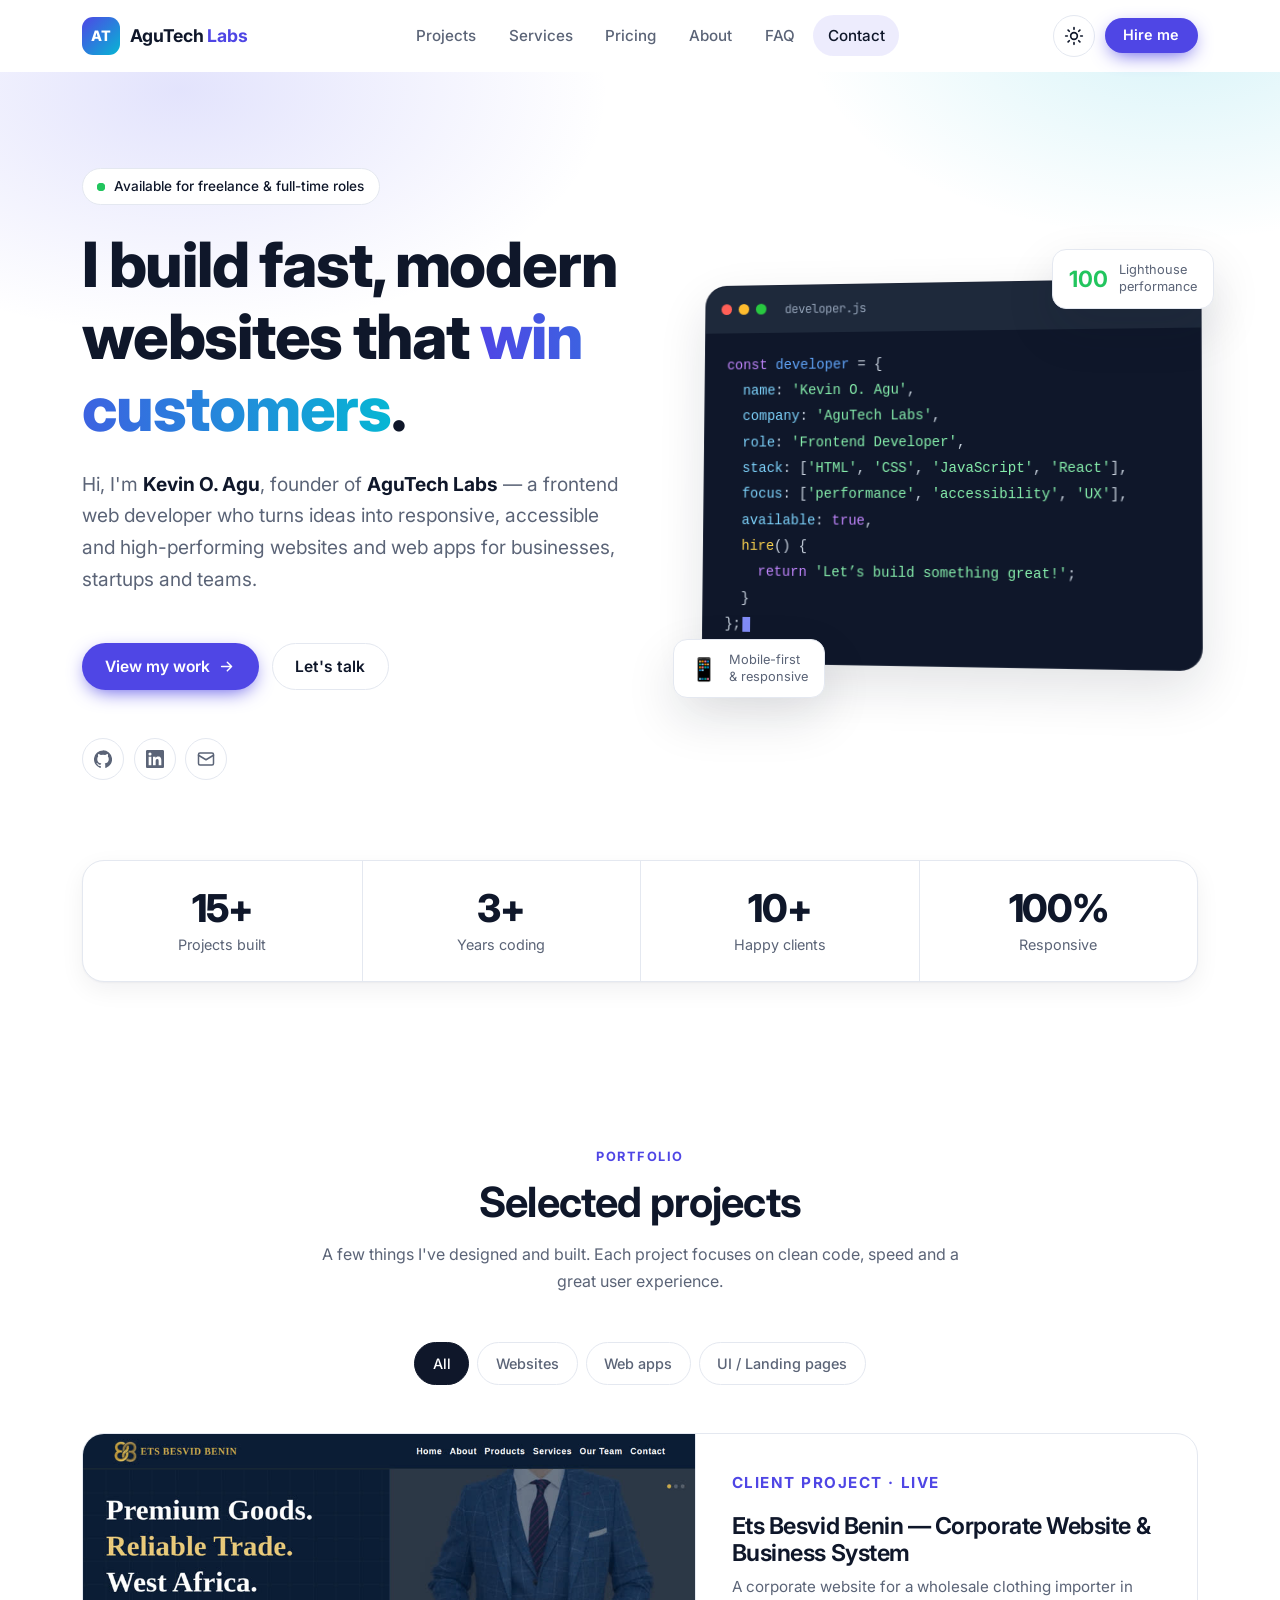
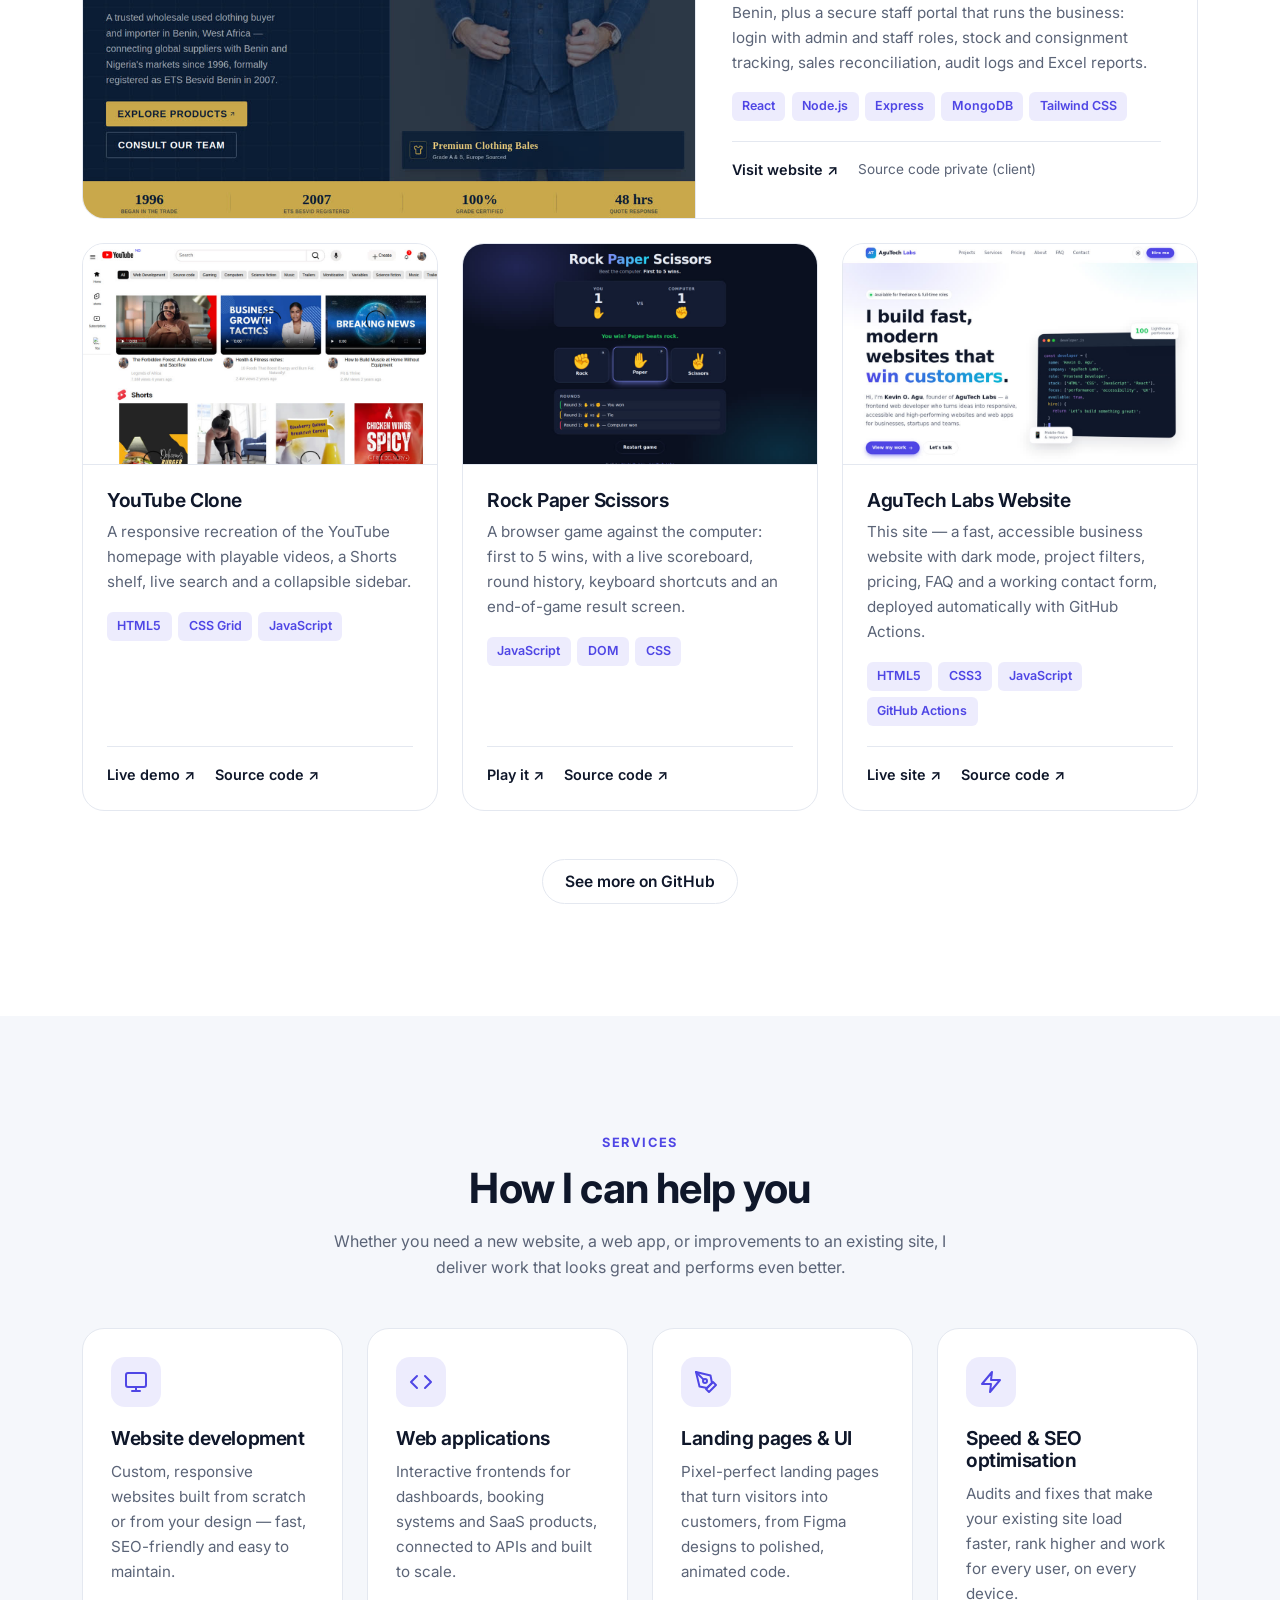
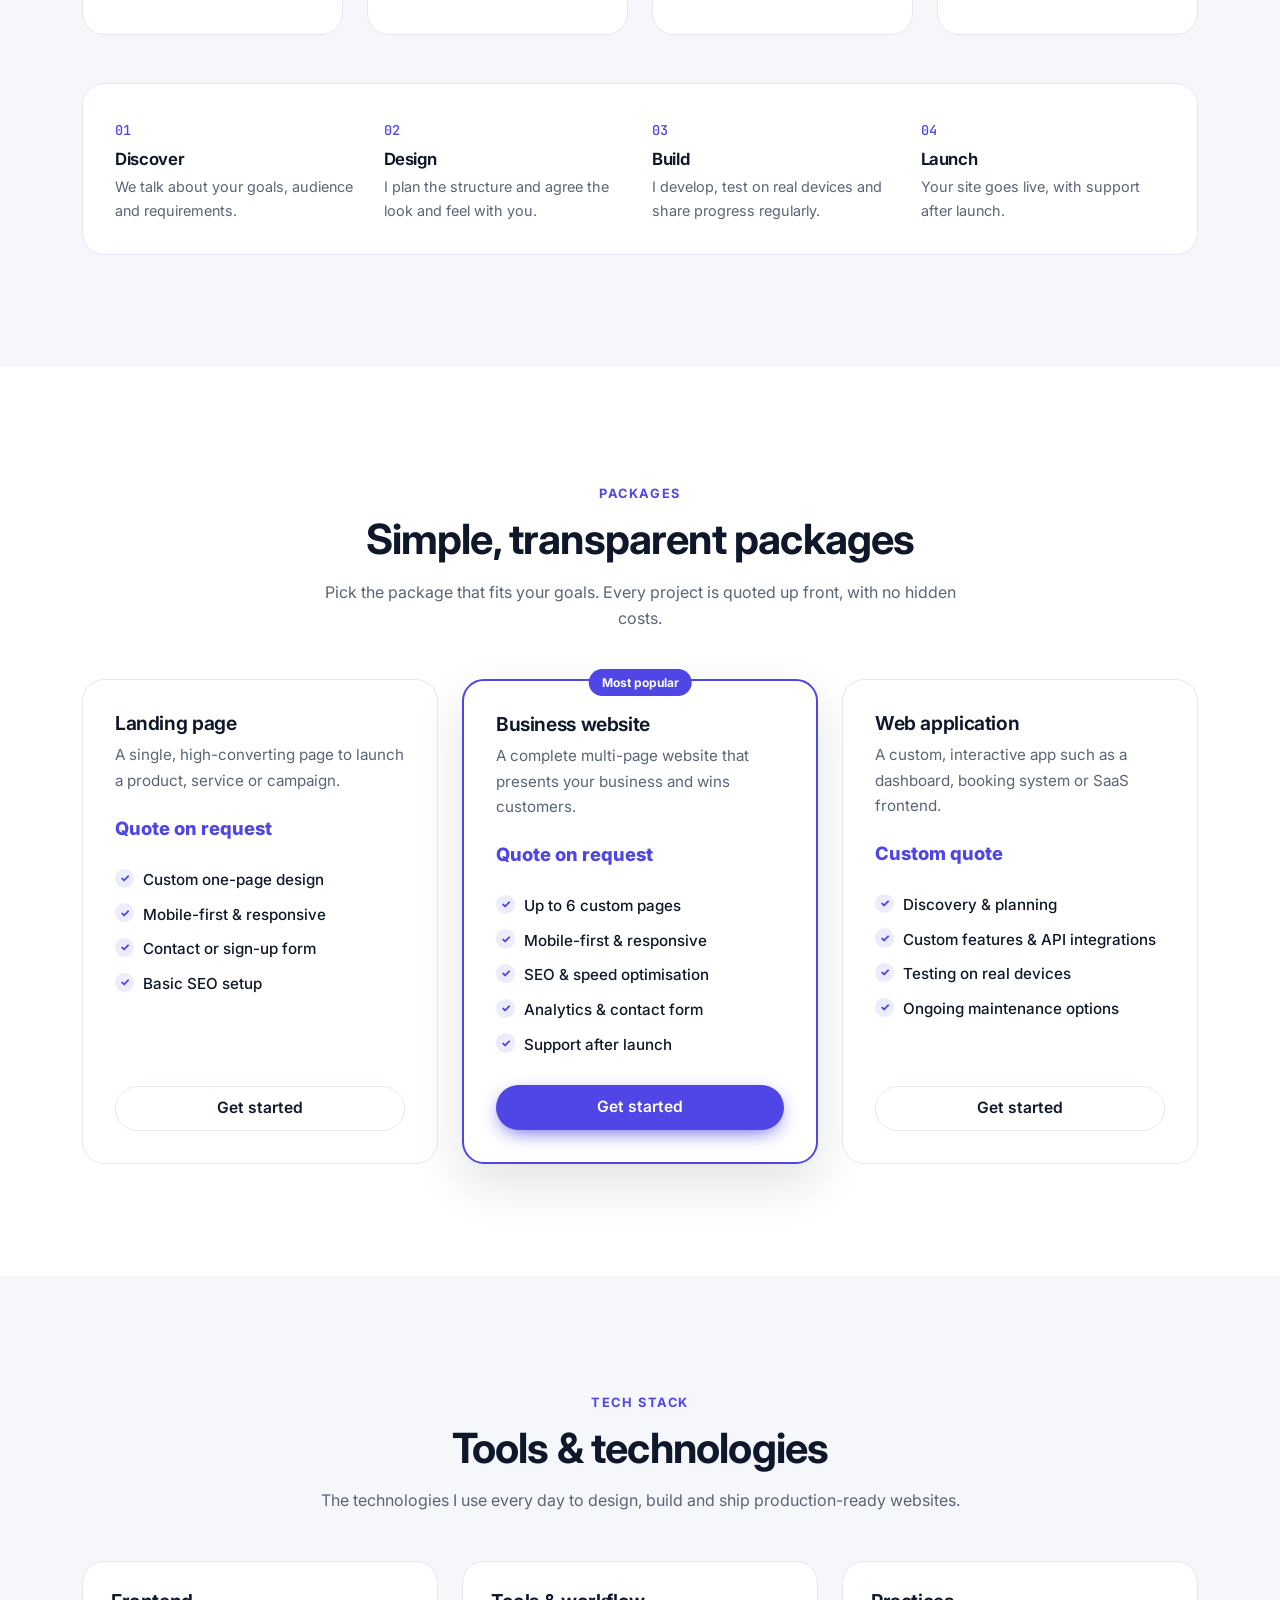
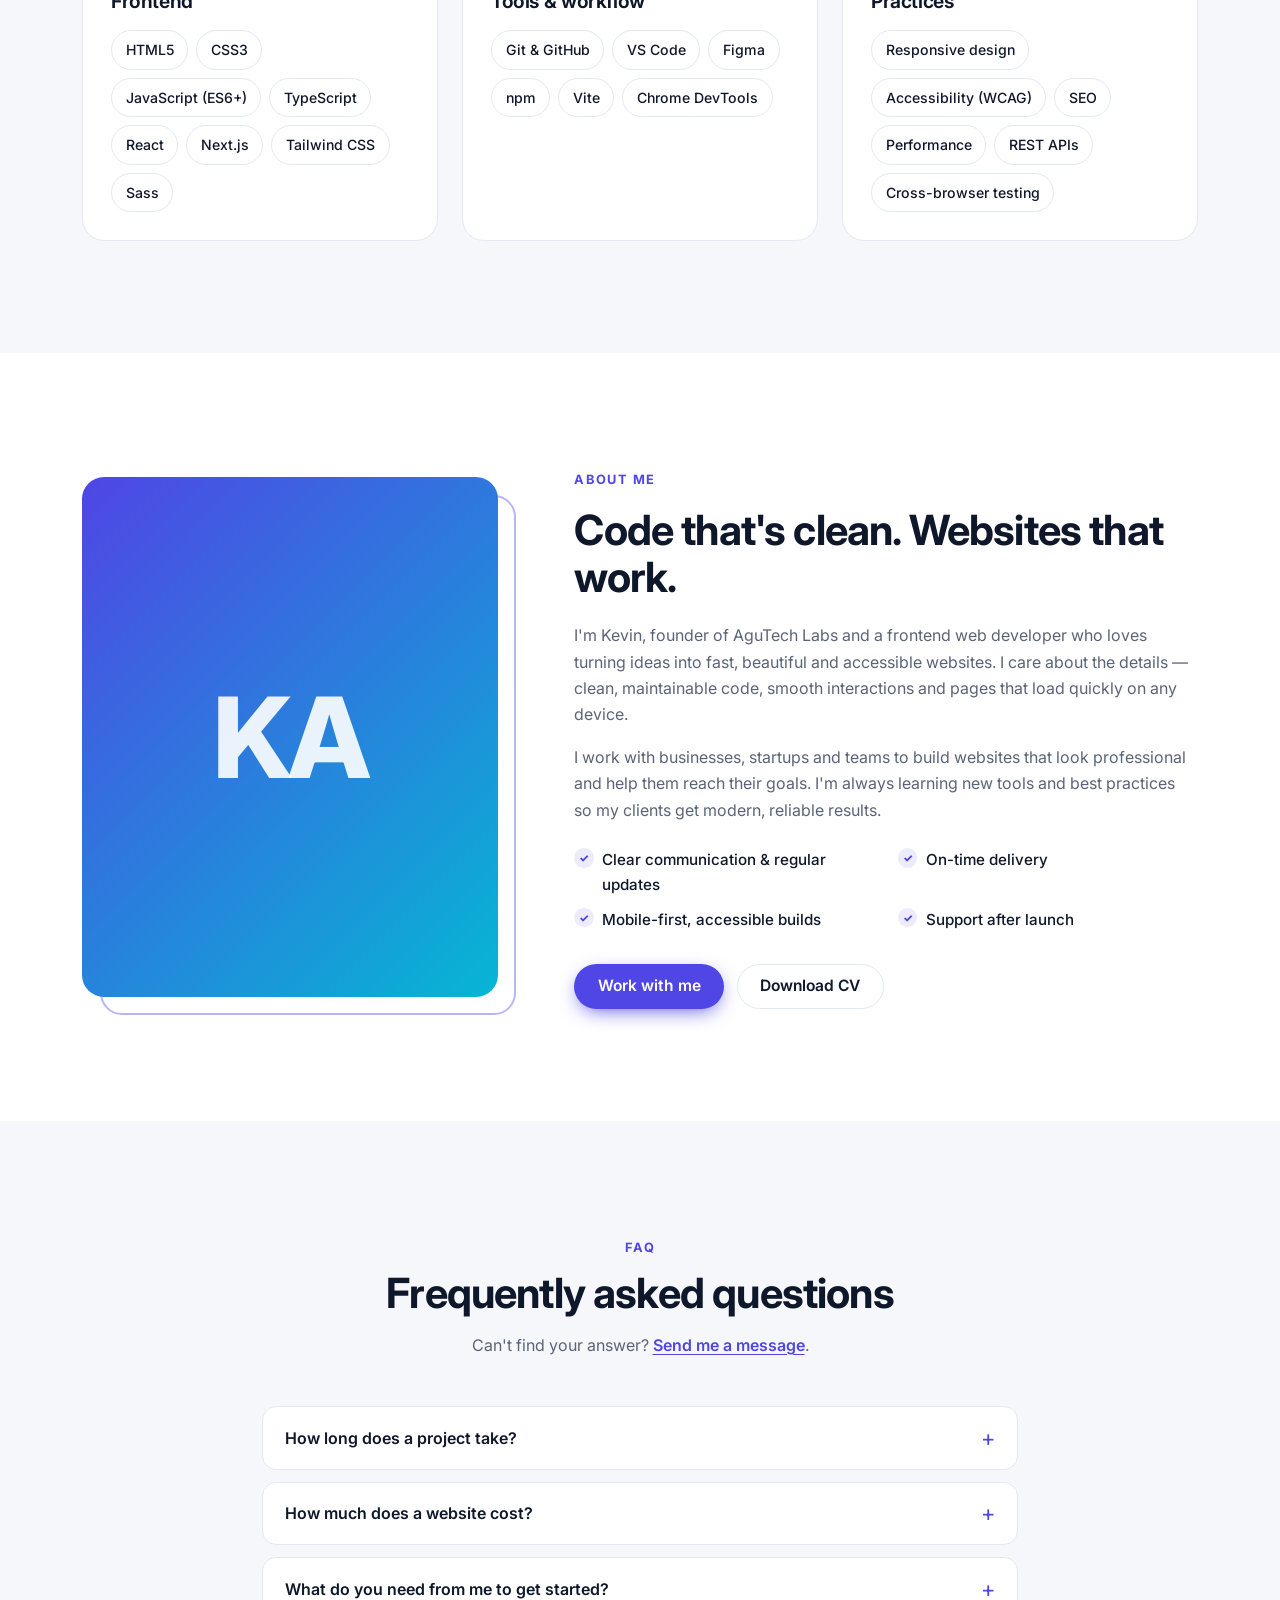
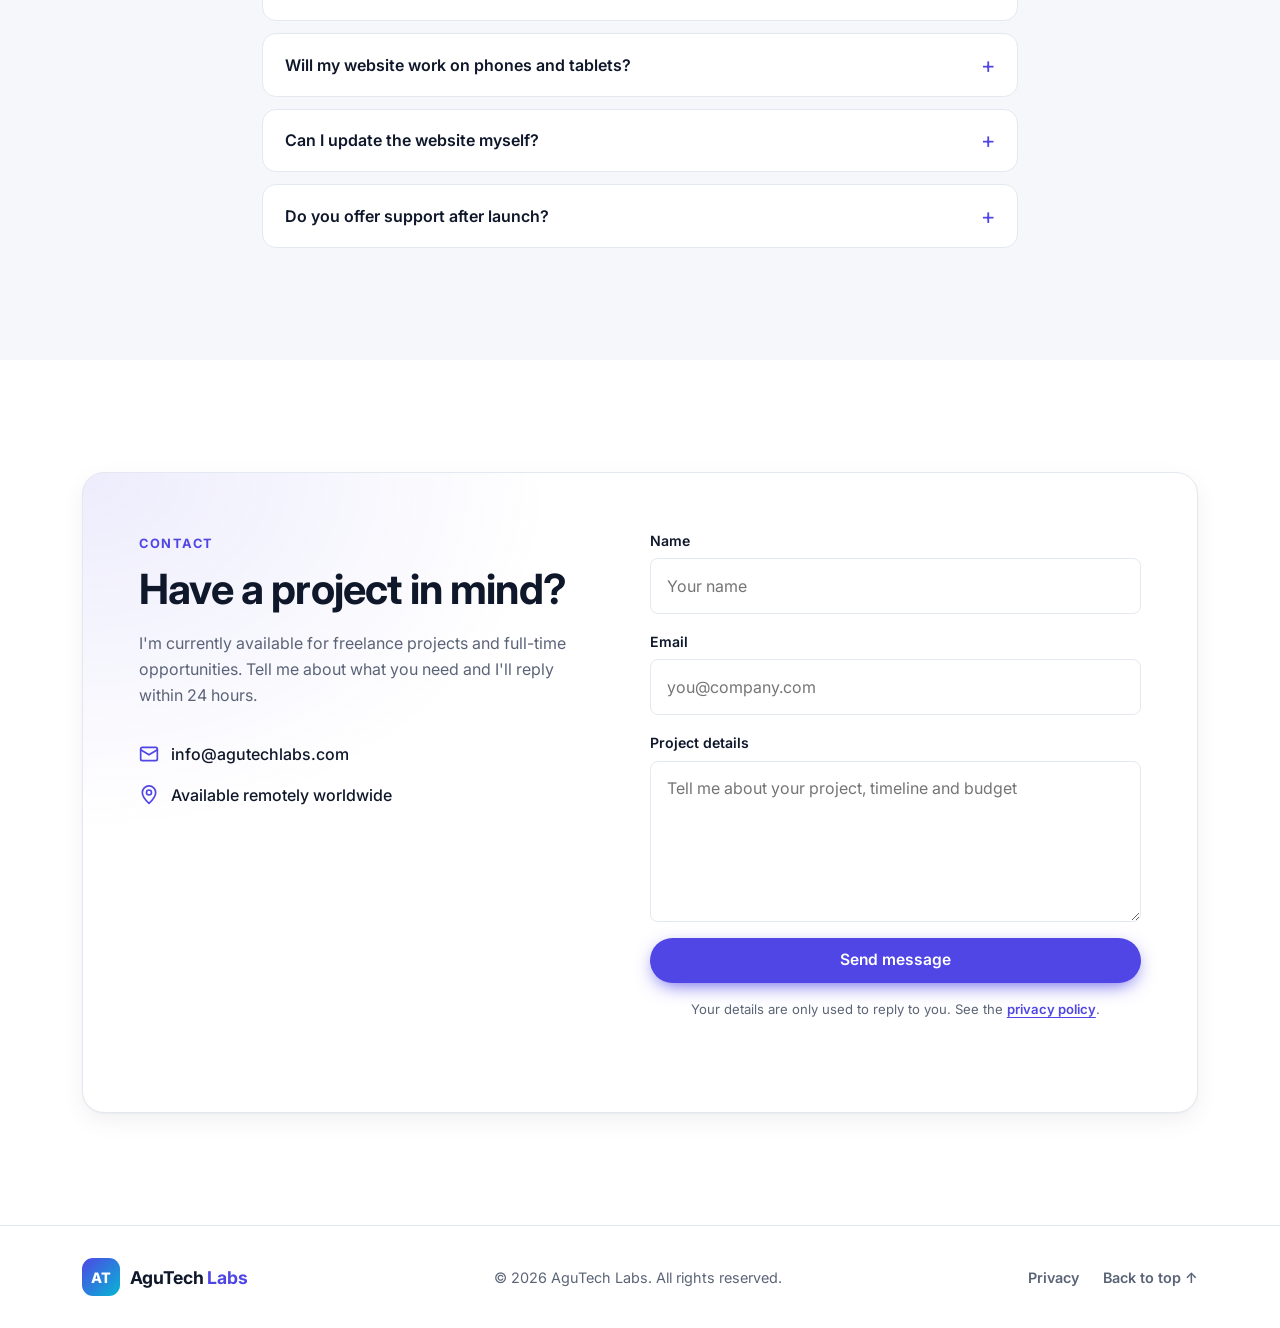
<file: index.html>
<!DOCTYPE html>
<html lang="en">

<head>
  <meta charset="UTF-8">
  <meta name="viewport" content="width=device-width, initial-scale=1.0">
  <title>AguTech Labs | Web Design &amp; Development</title>
  <meta name="description"
    content="AguTech Labs, founded by Kevin O. Agu, builds fast, responsive and accessible websites and web apps for businesses, startups and teams.">
  <meta name="theme-color" content="#0b1020">

  <link rel="canonical" href="https://agutechlabs.com/">

  <!-- Social sharing preview -->
  <meta property="og:type" content="website">
  <meta property="og:url" content="https://agutechlabs.com/">
  <meta property="og:site_name" content="AguTech Labs">
  <meta property="og:title" content="AguTech Labs | Web Design &amp; Development">
  <meta property="og:image" content="https://agutechlabs.com/assets/images/og-image.png">
  <meta property="og:image:width" content="1200">
  <meta property="og:image:height" content="630">
  <meta property="og:image:alt" content="AguTech Labs, web design and development">
  <meta name="twitter:card" content="summary_large_image">
  <meta property="og:description"
    content="Fast, responsive and accessible websites and web apps. View my projects and get in touch.">

  <!-- Business details for search engines -->
  <script type="application/ld+json">
  {
    "@context": "https://schema.org",
    "@type": "ProfessionalService",
    "name": "AguTech Labs",
    "url": "https://agutechlabs.com/",
    "email": "info@agutechlabs.com",
    "description": "Web design and development: fast, responsive and accessible websites and web apps.",
    "founder": { "@type": "Person", "name": "Kevin O. Agu", "jobTitle": "Frontend Web Developer" },
    "sameAs": ["https://github.com/aguorji"]
  }
  </script>

  <link rel="icon" href="assets/images/favicon.svg" type="image/svg+xml">
  <link rel="apple-touch-icon" href="assets/images/apple-touch-icon.png">
  <link rel="preconnect" href="https://fonts.googleapis.com">
  <link rel="preconnect" href="https://fonts.gstatic.com" crossorigin>
  <link
    href="https://fonts.googleapis.com/css2?family=Inter:wght@400;500;600;700;800&family=JetBrains+Mono:wght@400;500&display=swap"
    rel="stylesheet">
  <link rel="stylesheet" href="css/style.css">

  <!-- Apply saved theme before paint to avoid a flash -->
  <script>
    try {
      const t = localStorage.getItem('theme');
      if (t) document.documentElement.dataset.theme = t;
    } catch (e) { }
  </script>
</head>

<body>
  <a class="skip-link" href="#main">Skip to content</a>

  <!-- HEADER -->
  <header class="header">
    <div class="container nav">
      <a href="#top" class="logo" aria-label="AguTech Labs, home">
        <span class="logo-mark">AT</span>
        <span class="logo-text">AguTech <span>Labs</span></span>
      </a>

      <nav class="primary-nav" id="primary-nav" aria-label="Primary">
        <ul class="nav-links">
          <li><a href="#projects">Projects</a></li>
          <li><a href="#services">Services</a></li>
          <li><a href="#pricing">Pricing</a></li>
          <li><a href="#about">About</a></li>
          <li><a href="#faq">FAQ</a></li>
          <li><a href="#contact">Contact</a></li>
        </ul>
      </nav>

      <div class="nav-actions">
        <button class="icon-btn theme-toggle" type="button" aria-label="Switch color theme">
          <svg class="icon-sun" viewBox="0 0 24 24" aria-hidden="true">
            <circle cx="12" cy="12" r="4" />
            <path
              d="M12 2v2M12 20v2M4.93 4.93l1.41 1.41M17.66 17.66l1.41 1.41M2 12h2M20 12h2M4.93 19.07l1.41-1.41M17.66 6.34l1.41-1.41" />
          </svg>
          <svg class="icon-moon" viewBox="0 0 24 24" aria-hidden="true">
            <path d="M21 12.79A9 9 0 1 1 11.21 3 7 7 0 0 0 21 12.79z" />
          </svg>
        </button>
        <a href="#contact" class="btn btn-primary btn-sm nav-cta">Hire me</a>
        <button class="icon-btn nav-toggle" type="button" aria-label="Open menu" aria-expanded="false"
          aria-controls="primary-nav">
          <span class="bar"></span><span class="bar"></span><span class="bar"></span>
        </button>
      </div>
    </div>
  </header>

  <main id="main">

    <!-- HERO -->
    <section class="hero" id="top">
      <div class="hero-glow" aria-hidden="true"></div>
      <div class="container hero-grid">
        <div class="hero-copy">
          <p class="badge"><span class="pulse" aria-hidden="true"></span> Available for freelance &amp; full-time roles</p>
          <h1>I build fast, modern websites that <span class="gradient-text">win customers</span>.</h1>
          <p class="lead">
            Hi, I'm <strong>Kevin O. Agu</strong>, founder of <strong>AguTech Labs</strong> — a frontend web
            developer who turns ideas into responsive,
            accessible and high-performing websites and web apps for businesses, startups and teams.
          </p>
          <div class="cta-group">
            <a href="#projects" class="btn btn-primary">
              View my work
              <svg viewBox="0 0 24 24" aria-hidden="true"><path d="M5 12h14M13 6l6 6-6 6" /></svg>
            </a>
            <a href="#contact" class="btn btn-ghost">Let's talk</a>
          </div>
          <ul class="socials" aria-label="Social links">
            <li>
              <a href="https://github.com/aguorji" target="_blank" rel="noopener" aria-label="GitHub">
                <svg viewBox="0 0 24 24" aria-hidden="true" class="fill">
                  <path
                    d="M12 .5a12 12 0 0 0-3.79 23.39c.6.11.82-.26.82-.58v-2.03c-3.34.73-4.04-1.61-4.04-1.61-.55-1.39-1.34-1.76-1.34-1.76-1.09-.75.08-.73.08-.73 1.2.08 1.84 1.24 1.84 1.24 1.07 1.84 2.81 1.31 3.5 1 .1-.78.42-1.31.76-1.61-2.67-.3-5.47-1.33-5.47-5.93 0-1.31.47-2.38 1.24-3.22-.13-.3-.54-1.52.12-3.18 0 0 1-.32 3.3 1.23a11.5 11.5 0 0 1 6 0c2.29-1.55 3.3-1.23 3.3-1.23.66 1.66.25 2.88.12 3.18.77.84 1.24 1.91 1.24 3.22 0 4.61-2.81 5.62-5.48 5.92.43.37.81 1.1.81 2.22v3.29c0 .32.22.7.83.58A12 12 0 0 0 12 .5z" />
                </svg>
              </a>
            </li>
            <li>
              <!-- TODO: replace with your LinkedIn profile URL -->
              <a href="https://www.linkedin.com/" target="_blank" rel="noopener" aria-label="LinkedIn">
                <svg viewBox="0 0 24 24" aria-hidden="true" class="fill">
                  <path
                    d="M20.45 20.45h-3.56v-5.57c0-1.33-.02-3.04-1.85-3.04-1.85 0-2.14 1.45-2.14 2.94v5.67H9.34V9h3.41v1.56h.05c.48-.9 1.64-1.85 3.37-1.85 3.6 0 4.27 2.37 4.27 5.46v6.28zM5.34 7.43a2.06 2.06 0 1 1 0-4.13 2.06 2.06 0 0 1 0 4.13zM7.12 20.45H3.56V9h3.56v11.45zM22.22 0H1.77C.79 0 0 .77 0 1.73v20.54C0 23.23.79 24 1.77 24h20.45c.98 0 1.78-.77 1.78-1.73V1.73C24 .77 23.2 0 22.22 0z" />
                </svg>
              </a>
            </li>
            <li>
              <a href="mailto:info@agutechlabs.com" aria-label="Email">
                <svg viewBox="0 0 24 24" aria-hidden="true">
                  <rect x="2" y="4" width="20" height="16" rx="2" />
                  <path d="m22 7-10 6L2 7" />
                </svg>
              </a>
            </li>
          </ul>
        </div>

        <!-- Code-editor visual (pure HTML/CSS, no image needed) -->
        <div class="hero-visual" aria-hidden="true">
          <div class="editor">
            <div class="editor-bar">
              <span></span><span></span><span></span>
              <p>developer.js</p>
            </div>
<pre class="editor-body"><code><span class="c-key">const</span> <span class="c-var">developer</span> = {
  <span class="c-prop">name</span>: <span class="c-str">'Kevin O. Agu'</span>,
  <span class="c-prop">company</span>: <span class="c-str">'AguTech Labs'</span>,
  <span class="c-prop">role</span>: <span class="c-str">'Frontend Developer'</span>,
  <span class="c-prop">stack</span>: [<span class="c-str">'HTML'</span>, <span class="c-str">'CSS'</span>, <span class="c-str">'JavaScript'</span>, <span class="c-str">'React'</span>],
  <span class="c-prop">focus</span>: [<span class="c-str">'performance'</span>, <span class="c-str">'accessibility'</span>, <span class="c-str">'UX'</span>],
  <span class="c-prop">available</span>: <span class="c-key">true</span>,
  <span class="c-fn">hire</span>() {
    <span class="c-key">return</span> <span class="c-str">'Let’s build something great!'</span>;
  }
};<span class="caret"></span></code></pre>
          </div>
          <div class="float-card float-1">
            <strong>100</strong>
            <span>Lighthouse<br>performance</span>
          </div>
          <div class="float-card float-2">
            <strong>📱</strong>
            <span>Mobile-first<br>&amp; responsive</span>
          </div>
        </div>
      </div>

      <!-- TODO: update these numbers so they are true for you -->
      <div class="container">
        <ul class="stats">
          <li><strong><span data-count="15">15</span>+</strong><span>Projects built</span></li>
          <li><strong><span data-count="3">3</span>+</strong><span>Years coding</span></li>
          <li><strong><span data-count="10">10</span>+</strong><span>Happy clients</span></li>
          <li><strong><span data-count="100">100</span>%</strong><span>Responsive</span></li>
        </ul>
      </div>
    </section>

    <!-- PROJECTS -->
    <section id="projects" class="section">
      <div class="container">
        <header class="section-head reveal">
          <p class="eyebrow">Portfolio</p>
          <h2>Selected projects</h2>
          <p>A few things I've designed and built. Each project focuses on clean code, speed and a great user
            experience.</p>
        </header>

        <div class="filters reveal" role="group" aria-label="Filter projects">
          <button class="filter active" data-filter="all" aria-pressed="true">All</button>
          <button class="filter" data-filter="website" aria-pressed="false">Websites</button>
          <button class="filter" data-filter="app" aria-pressed="false">Web apps</button>
          <button class="filter" data-filter="ui" aria-pressed="false">UI / Landing pages</button>
        </div>

        <!--
          HOW TO ADD A PROJECT CARD
          1. Put a screenshot in assets/images/projects/ (1280x800, saved as .jpg).
          2. Copy one <article class="project-card"> and update the image, title, description, tags and links.
          3. data-category can hold one or more of: website, app, ui (space-separated).
        -->
        <div class="project-grid">

          <!-- Featured client project -->
          <article class="project-card featured reveal" data-category="website app">
            <div class="thumb">
              <img src="assets/images/projects/ets-besvid-benin.jpg"
                alt="Ets Besvid Benin website homepage: Premium Goods. Reliable Trade. West Africa." loading="lazy"
                width="960" height="600">
            </div>
            <div class="project-body">
              <p class="project-label">Client project · Live</p>
              <h3>Ets Besvid Benin — Corporate Website &amp; Business System</h3>
              <p>A corporate website for a wholesale clothing importer in Benin, plus a secure staff portal that
                runs the business: login with admin and staff roles, stock and consignment tracking, sales
                reconciliation, audit logs and Excel reports.</p>
              <ul class="tags">
                <li>React</li><li>Node.js</li><li>Express</li><li>MongoDB</li><li>Tailwind CSS</li>
              </ul>
              <div class="project-links">
                <a href="https://www.besvidbenin.com/" target="_blank" rel="noopener" class="link">Visit website
                  <span aria-hidden="true">↗</span></a>
                <span class="link-muted">Source code private (client)</span>
              </div>
            </div>
          </article>

          <article class="project-card reveal" data-category="ui">
            <div class="thumb">
              <img src="assets/images/projects/youtube-clone.jpg" alt="YouTube homepage clone with video grid and sidebar"
                loading="lazy" width="960" height="600">
            </div>
            <div class="project-body">
              <h3>YouTube Clone</h3>
              <p>A responsive recreation of the YouTube homepage with playable videos, a Shorts shelf, live search
                and a collapsible sidebar.</p>
              <ul class="tags">
                <li>HTML5</li><li>CSS Grid</li><li>JavaScript</li>
              </ul>
              <div class="project-links">
                <a href="https://aguorji.github.io/youtubeclone/" target="_blank" rel="noopener" class="link">Live demo
                  <span aria-hidden="true">↗</span></a>
                <a href="https://github.com/aguorji/Youtubeclone" target="_blank" rel="noopener" class="link">Source
                  code <span aria-hidden="true">↗</span></a>
              </div>
            </div>
          </article>

          <article class="project-card reveal" data-category="app">
            <div class="thumb">
              <img src="assets/images/projects/rock-paper-scissors.jpg"
                alt="Rock Paper Scissors game with scoreboard and round history" loading="lazy" width="960"
                height="600">
            </div>
            <div class="project-body">
              <h3>Rock Paper Scissors</h3>
              <p>A browser game against the computer: first to 5 wins, with a live scoreboard, round history,
                keyboard shortcuts and an end-of-game result screen.</p>
              <ul class="tags">
                <li>JavaScript</li><li>DOM</li><li>CSS</li>
              </ul>
              <div class="project-links">
                <a href="https://aguorji.github.io/rock-paper-scissors/" target="_blank" rel="noopener"
                  class="link">Play it <span aria-hidden="true">↗</span></a>
                <a href="https://github.com/aguorji/rock-paper-scissors" target="_blank" rel="noopener"
                  class="link">Source code <span aria-hidden="true">↗</span></a>
              </div>
            </div>
          </article>

          <article class="project-card reveal" data-category="website">
            <div class="thumb">
              <img src="assets/images/projects/agutech-labs.jpg" alt="AguTech Labs website homepage" loading="lazy"
                width="960" height="600">
            </div>
            <div class="project-body">
              <h3>AguTech Labs Website</h3>
              <p>This site — a fast, accessible business website with dark mode, project filters, pricing, FAQ and
                a working contact form, deployed automatically with GitHub Actions.</p>
              <ul class="tags">
                <li>HTML5</li><li>CSS3</li><li>JavaScript</li><li>GitHub Actions</li>
              </ul>
              <div class="project-links">
                <a href="https://agutechlabs.com/" class="link">Live site <span aria-hidden="true">↗</span></a>
                <a href="https://github.com/aguorji/landing-page" target="_blank" rel="noopener" class="link">Source
                  code <span aria-hidden="true">↗</span></a>
              </div>
            </div>
          </article>

        </div>

        <div class="center reveal">
          <a href="https://github.com/aguorji" target="_blank" rel="noopener" class="btn btn-ghost">See more on
            GitHub</a>
        </div>
      </div>
    </section>

    <!-- SERVICES -->
    <section id="services" class="section section-alt">
      <div class="container">
        <header class="section-head reveal">
          <p class="eyebrow">Services</p>
          <h2>How I can help you</h2>
          <p>Whether you need a new website, a web app, or improvements to an existing site, I deliver work that
            looks great and performs even better.</p>
        </header>

        <div class="service-grid">
          <article class="service-card reveal">
            <div class="service-icon">
              <svg viewBox="0 0 24 24" aria-hidden="true">
                <rect x="2" y="3" width="20" height="14" rx="2" />
                <path d="M8 21h8M12 17v4" />
              </svg>
            </div>
            <h3>Website development</h3>
            <p>Custom, responsive websites built from scratch or from your design — fast, SEO-friendly and easy
              to maintain.</p>
          </article>

          <article class="service-card reveal">
            <div class="service-icon">
              <svg viewBox="0 0 24 24" aria-hidden="true">
                <path d="m16 18 6-6-6-6M8 6l-6 6 6 6" />
              </svg>
            </div>
            <h3>Web applications</h3>
            <p>Interactive frontends for dashboards, booking systems and SaaS products, connected to APIs and
              built to scale.</p>
          </article>

          <article class="service-card reveal">
            <div class="service-icon">
              <svg viewBox="0 0 24 24" aria-hidden="true">
                <path d="M12 19l7-7 3 3-7 7-3-3z" />
                <path d="M18 13l-1.5-7.5L2 2l3.5 14.5L13 18l5-5z" />
                <path d="M2 2l7.59 7.59" />
                <circle cx="11" cy="11" r="2" />
              </svg>
            </div>
            <h3>Landing pages &amp; UI</h3>
            <p>Pixel-perfect landing pages that turn visitors into customers, from Figma designs to polished,
              animated code.</p>
          </article>

          <article class="service-card reveal">
            <div class="service-icon">
              <svg viewBox="0 0 24 24" aria-hidden="true">
                <path d="M13 2 3 14h9l-1 8 10-12h-9l1-8z" />
              </svg>
            </div>
            <h3>Speed &amp; SEO optimisation</h3>
            <p>Audits and fixes that make your existing site load faster, rank higher and work for every user,
              on every device.</p>
          </article>
        </div>

        <!-- Process -->
        <ol class="process reveal">
          <li><span>01</span><h3>Discover</h3><p>We talk about your goals, audience and requirements.</p></li>
          <li><span>02</span><h3>Design</h3><p>I plan the structure and agree the look and feel with you.</p></li>
          <li><span>03</span><h3>Build</h3><p>I develop, test on real devices and share progress regularly.</p></li>
          <li><span>04</span><h3>Launch</h3><p>Your site goes live, with support after launch.</p></li>
        </ol>
      </div>
    </section>

    <!-- PRICING / PACKAGES -->
    <section id="pricing" class="section">
      <div class="container">
        <header class="section-head reveal">
          <p class="eyebrow">Packages</p>
          <h2>Simple, transparent packages</h2>
          <p>Pick the package that fits your goals. Every project is quoted up front, with no hidden costs.</p>
        </header>

        <!--
          TODO: add your prices. Replace each "price-quote" line with e.g.
          <p class="price"><span>From</span> $499</p>
        -->
        <div class="pricing-grid">
          <article class="price-card reveal">
            <h3>Landing page</h3>
            <p class="price-desc">A single, high-converting page to launch a product, service or campaign.</p>
            <p class="price price-quote">Quote on request</p>
            <ul class="checklist">
              <li>Custom one-page design</li>
              <li>Mobile-first &amp; responsive</li>
              <li>Contact or sign-up form</li>
              <li>Basic SEO setup</li>
            </ul>
            <a href="#contact" class="btn btn-ghost btn-block" data-package="Landing page">Get started</a>
          </article>

          <article class="price-card featured reveal">
            <p class="price-badge">Most popular</p>
            <h3>Business website</h3>
            <p class="price-desc">A complete multi-page website that presents your business and wins customers.</p>
            <p class="price price-quote">Quote on request</p>
            <ul class="checklist">
              <li>Up to 6 custom pages</li>
              <li>Mobile-first &amp; responsive</li>
              <li>SEO &amp; speed optimisation</li>
              <li>Analytics &amp; contact form</li>
              <li>Support after launch</li>
            </ul>
            <a href="#contact" class="btn btn-primary btn-block" data-package="Business website">Get started</a>
          </article>

          <article class="price-card reveal">
            <h3>Web application</h3>
            <p class="price-desc">A custom, interactive app such as a dashboard, booking system or SaaS frontend.</p>
            <p class="price price-quote">Custom quote</p>
            <ul class="checklist">
              <li>Discovery &amp; planning</li>
              <li>Custom features &amp; API integrations</li>
              <li>Testing on real devices</li>
              <li>Ongoing maintenance options</li>
            </ul>
            <a href="#contact" class="btn btn-ghost btn-block" data-package="Web application">Get started</a>
          </article>
        </div>
      </div>
    </section>

    <!-- SKILLS -->
    <section id="skills" class="section section-alt">
      <div class="container">
        <header class="section-head reveal">
          <p class="eyebrow">Tech stack</p>
          <h2>Tools &amp; technologies</h2>
          <p>The technologies I use every day to design, build and ship production-ready websites.</p>
        </header>

        <!-- TODO: keep only the skills you are confident with -->
        <div class="skill-groups">
          <div class="skill-group reveal">
            <h3>Frontend</h3>
            <ul class="chips">
              <li>HTML5</li><li>CSS3</li><li>JavaScript (ES6+)</li><li>TypeScript</li><li>React</li>
              <li>Next.js</li><li>Tailwind CSS</li><li>Sass</li>
            </ul>
          </div>
          <div class="skill-group reveal">
            <h3>Tools &amp; workflow</h3>
            <ul class="chips">
              <li>Git &amp; GitHub</li><li>VS Code</li><li>Figma</li><li>npm</li><li>Vite</li>
              <li>Chrome DevTools</li>
            </ul>
          </div>
          <div class="skill-group reveal">
            <h3>Practices</h3>
            <ul class="chips">
              <li>Responsive design</li><li>Accessibility (WCAG)</li><li>SEO</li><li>Performance</li>
              <li>REST APIs</li><li>Cross-browser testing</li>
            </ul>
          </div>
        </div>
      </div>
    </section>

    <!-- ABOUT -->
    <section id="about" class="section">
      <div class="container about-grid">
        <div class="about-photo reveal">
          <!-- TODO: replace with your photo: <img src="assets/images/profile.jpg" alt="Kevin O. Agu"> -->
          <div class="photo-placeholder" aria-hidden="true">KA</div>
        </div>
        <div class="about-copy reveal">
          <p class="eyebrow">About me</p>
          <h2>Code that's clean. Websites that work.</h2>
          <p>
            I'm Kevin, founder of AguTech Labs and a frontend web developer who loves turning ideas into fast, beautiful and accessible
            websites. I care about the details — clean, maintainable code, smooth interactions and pages that
            load quickly on any device.
          </p>
          <p>
            I work with businesses, startups and teams to build websites that look professional and help them
            reach their goals. I'm always learning new tools and best practices so my clients get modern,
            reliable results.
          </p>
          <ul class="checklist">
            <li>Clear communication &amp; regular updates</li>
            <li>On-time delivery</li>
            <li>Mobile-first, accessible builds</li>
            <li>Support after launch</li>
          </ul>
          <div class="cta-group">
            <a href="#contact" class="btn btn-primary">Work with me</a>
            <!-- TODO: add your CV at assets/cv.pdf -->
            <a href="assets/cv.pdf" class="btn btn-ghost" download>Download CV</a>
          </div>
        </div>
      </div>
    </section>

    <!-- TESTIMONIALS
         Hidden until you have real client quotes. To show it:
         1. Replace the quote, name and role in each card with a real testimonial.
         2. Remove the word "hidden" from the <section> tag below.
         3. Optionally add <li><a href="#testimonials">Reviews</a></li> to the nav. -->
    <section id="testimonials" class="section section-alt" hidden>
      <div class="container">
        <header class="section-head reveal">
          <p class="eyebrow">Testimonials</p>
          <h2>What clients say</h2>
        </header>
        <div class="testimonial-grid">
          <figure class="testimonial reveal">
            <blockquote>“Client quote goes here — what problem you solved and the result they got.”</blockquote>
            <figcaption>
              <span class="avatar" aria-hidden="true">CN</span>
              <span><strong>Client Name</strong><br>Role, Company</span>
            </figcaption>
          </figure>
          <figure class="testimonial reveal">
            <blockquote>“Client quote goes here — what problem you solved and the result they got.”</blockquote>
            <figcaption>
              <span class="avatar" aria-hidden="true">CN</span>
              <span><strong>Client Name</strong><br>Role, Company</span>
            </figcaption>
          </figure>
          <figure class="testimonial reveal">
            <blockquote>“Client quote goes here — what problem you solved and the result they got.”</blockquote>
            <figcaption>
              <span class="avatar" aria-hidden="true">CN</span>
              <span><strong>Client Name</strong><br>Role, Company</span>
            </figcaption>
          </figure>
        </div>
      </div>
    </section>

    <!-- FAQ -->
    <!-- TODO: review these answers so they match how you work -->
    <section id="faq" class="section section-alt">
      <div class="container faq-wrap">
        <header class="section-head reveal">
          <p class="eyebrow">FAQ</p>
          <h2>Frequently asked questions</h2>
          <p>Can't find your answer? <a href="#contact" class="text-link">Send me a message</a>.</p>
        </header>

        <div class="faq-list reveal">
          <details>
            <summary>How long does a project take?</summary>
            <p>It depends on the scope. A landing page usually takes 1–2 weeks and a business website 3–6
              weeks. You'll get a clear timeline before we start.</p>
          </details>
          <details>
            <summary>How much does a website cost?</summary>
            <p>Every project is quoted based on the pages, features and content you need. After a short call
              I'll send you a fixed, itemised quote, so there are no surprises.</p>
          </details>
          <details>
            <summary>What do you need from me to get started?</summary>
            <p>Your goals, any branding you have (logo, colours, fonts), the text and images for your site,
              and examples of websites you like. If you don't have content yet, I can help you plan it.</p>
          </details>
          <details>
            <summary>Will my website work on phones and tablets?</summary>
            <p>Yes. Every site is built mobile-first and tested on real phones, tablets and desktops across
              modern browsers.</p>
          </details>
          <details>
            <summary>Can I update the website myself?</summary>
            <p>Yes. I can build on a platform or CMS that lets you edit text and images yourself, and I'll show
              you how to do it before handover.</p>
          </details>
          <details>
            <summary>Do you offer support after launch?</summary>
            <p>Yes. Every project includes a support period after launch for fixes and small changes, and
              ongoing maintenance is available if you need it.</p>
          </details>
        </div>
      </div>
    </section>

    <!-- CONTACT -->
    <section id="contact" class="section">
      <div class="container">
        <div class="contact-card reveal">
          <div class="contact-info">
            <p class="eyebrow">Contact</p>
            <h2>Have a project in mind?</h2>
            <p>I'm currently available for freelance projects and full-time opportunities. Tell me about what
              you need and I'll reply within 24 hours.</p>
            <ul class="contact-list">
              <li>
                <svg viewBox="0 0 24 24" aria-hidden="true">
                  <rect x="2" y="4" width="20" height="16" rx="2" />
                  <path d="m22 7-10 6L2 7" />
                </svg>
                <a href="mailto:info@agutechlabs.com" class="contact-email">info@agutechlabs.com</a>
              </li>
              <li>
                <svg viewBox="0 0 24 24" aria-hidden="true">
                  <path d="M12 22s8-7.2 8-13a8 8 0 1 0-16 0c0 5.8 8 13 8 13z" />
                  <circle cx="12" cy="9" r="3" />
                </svg>
                <span>Available remotely worldwide</span>
              </li>
            </ul>
          </div>

          <form class="contact-form" novalidate>
            <!-- Spam trap: hidden from people, bots fill it in -->
            <input type="text" name="_gotcha" class="hp" tabindex="-1" autocomplete="off" aria-hidden="true">
            <div class="field">
              <label for="name">Name</label>
              <input id="name" name="name" type="text" autocomplete="name" required placeholder="Your name">
            </div>
            <div class="field">
              <label for="email">Email</label>
              <input id="email" name="email" type="email" autocomplete="email" required placeholder="you@company.com">
            </div>
            <div class="field">
              <label for="message">Project details</label>
              <textarea id="message" name="message" rows="5" required
                placeholder="Tell me about your project, timeline and budget"></textarea>
            </div>
            <button type="submit" class="btn btn-primary btn-block">Send message</button>
            <p class="form-note">Your details are only used to reply to you. See the <a href="privacy.html"
                class="text-link">privacy policy</a>.</p>
            <p class="form-status" role="status" aria-live="polite"></p>
          </form>
        </div>
      </div>
    </section>

  </main>

  <!-- FOOTER -->
  <footer class="footer">
    <div class="container footer-inner">
      <a href="#top" class="logo" aria-label="AguTech Labs, back to top">
        <span class="logo-mark">AT</span>
        <span class="logo-text">AguTech <span>Labs</span></span>
      </a>
      <p>&copy; <span id="year">2026</span> AguTech Labs. All rights reserved.</p>
      <div class="footer-links">
        <a href="privacy.html">Privacy</a>
        <a href="#top">Back to top ↑</a>
      </div>
    </div>
  </footer>

  <script src="js/main.js"></script>
</body>

</html>
</file>
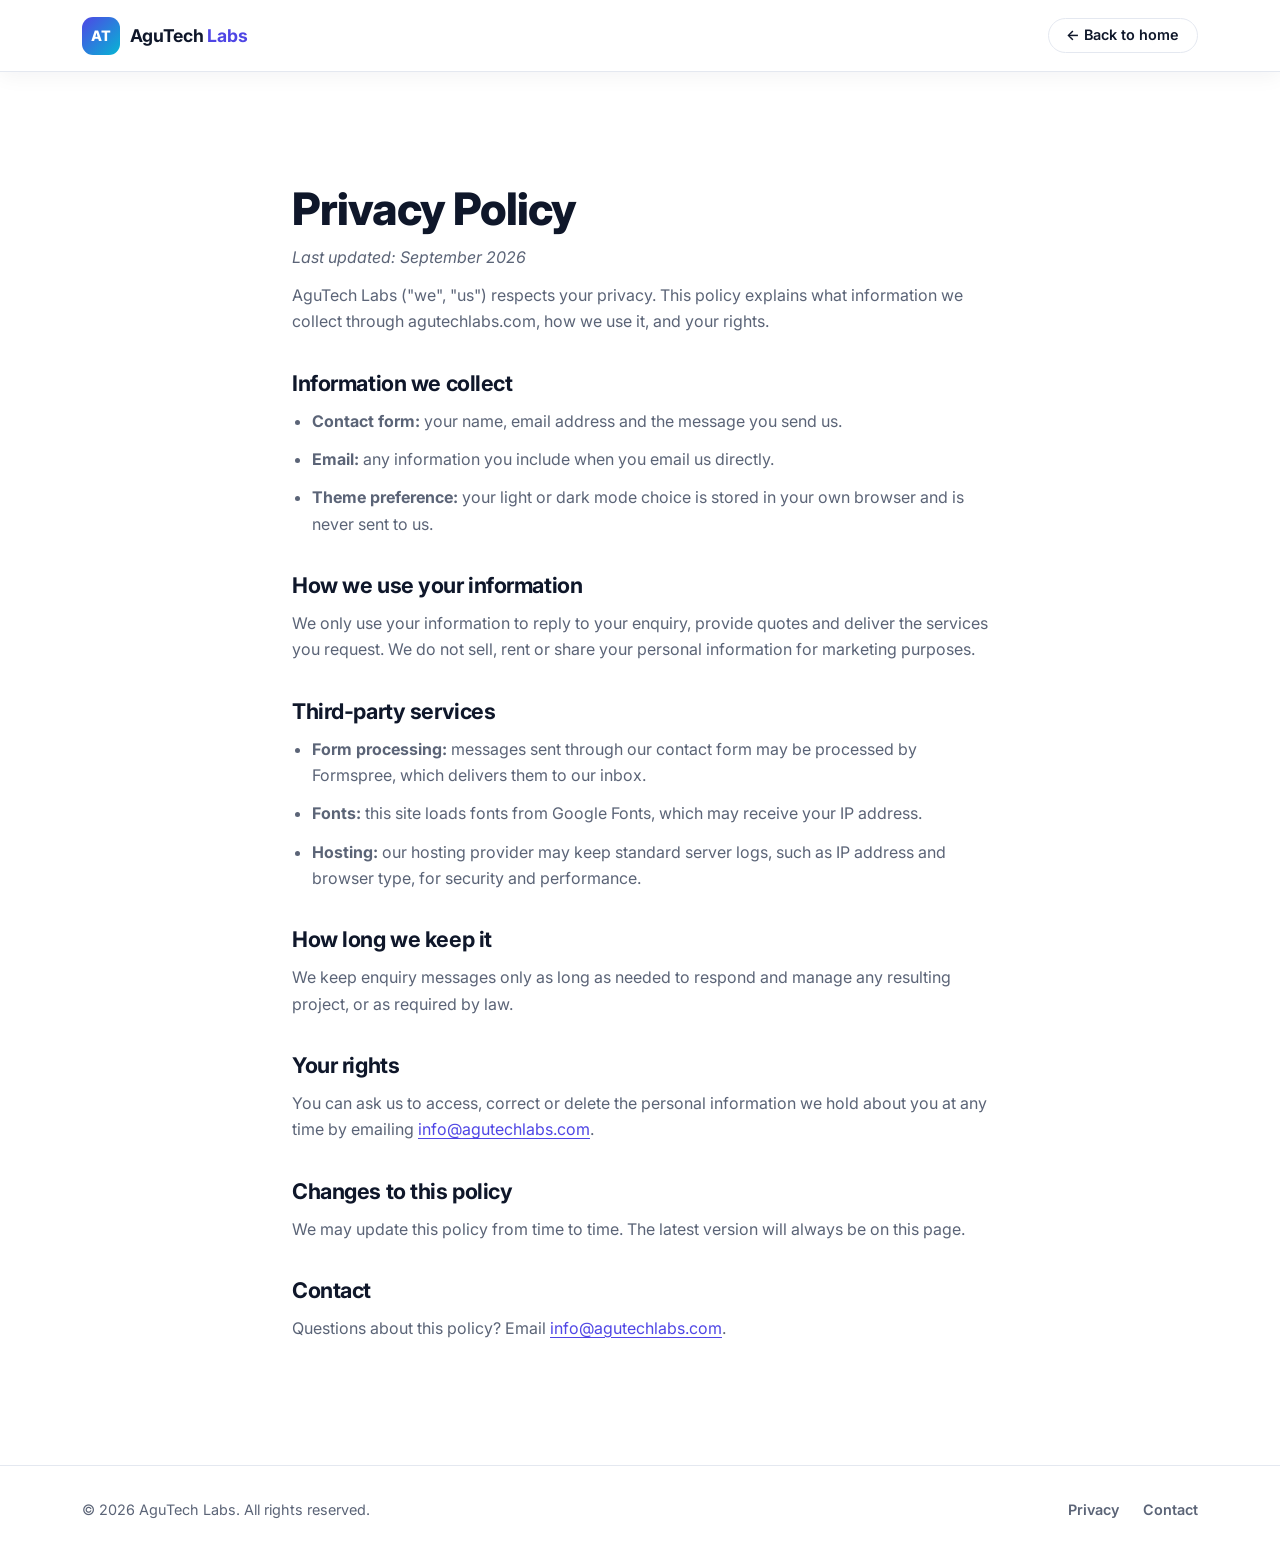
<file: privacy.html>
<!DOCTYPE html>
<html lang="en">

<head>
  <meta charset="UTF-8">
  <meta name="viewport" content="width=device-width, initial-scale=1.0">
  <title>Privacy Policy | AguTech Labs</title>
  <meta name="theme-color" content="#0b1020">
  <link rel="icon" href="assets/images/favicon.svg" type="image/svg+xml">
  <link rel="preconnect" href="https://fonts.googleapis.com">
  <link rel="preconnect" href="https://fonts.gstatic.com" crossorigin>
  <link href="https://fonts.googleapis.com/css2?family=Inter:wght@400;500;600;700;800&display=swap" rel="stylesheet">
  <link rel="stylesheet" href="css/style.css">
  <script>
    try {
      const t = localStorage.getItem('theme');
      if (t) document.documentElement.dataset.theme = t;
    } catch (e) { }
  </script>
  <meta name="description" content="How AguTech Labs collects, uses and protects your personal information.">
  <link rel="canonical" href="https://agutechlabs.com/privacy.html">
</head>

<body>
  <header class="header scrolled">
    <div class="container nav">
      <a href="index.html" class="logo" aria-label="AguTech Labs, home">
        <span class="logo-mark">AT</span>
        <span class="logo-text">AguTech <span>Labs</span></span>
      </a>
      <a href="index.html" class="btn btn-ghost btn-sm">← Back to home</a>
    </div>
  </header>

  <!--
    This is a general template, not legal advice. Review it and update it if you add
    analytics, cookies, newsletters or other tools that collect data.
  -->
  <main class="page">
    <article class="container prose">
      <h1>Privacy Policy</h1>
      <p><em>Last updated: September 2026</em></p>

      <p>AguTech Labs ("we", "us") respects your privacy. This policy explains what information we collect
        through agutechlabs.com, how we use it, and your rights.</p>

      <h2>Information we collect</h2>
      <ul>
        <li><strong>Contact form:</strong> your name, email address and the message you send us.</li>
        <li><strong>Email:</strong> any information you include when you email us directly.</li>
        <li><strong>Theme preference:</strong> your light or dark mode choice is stored in your own browser
          and is never sent to us.</li>
      </ul>

      <h2>How we use your information</h2>
      <p>We only use your information to reply to your enquiry, provide quotes and deliver the services you
        request. We do not sell, rent or share your personal information for marketing purposes.</p>

      <h2>Third-party services</h2>
      <ul>
        <li><strong>Form processing:</strong> messages sent through our contact form may be processed by
          Formspree, which delivers them to our inbox.</li>
        <li><strong>Fonts:</strong> this site loads fonts from Google Fonts, which may receive your IP
          address.</li>
        <li><strong>Hosting:</strong> our hosting provider may keep standard server logs, such as IP address
          and browser type, for security and performance.</li>
      </ul>

      <h2>How long we keep it</h2>
      <p>We keep enquiry messages only as long as needed to respond and manage any resulting project, or as
        required by law.</p>

      <h2>Your rights</h2>
      <p>You can ask us to access, correct or delete the personal information we hold about you at any time
        by emailing <a href="mailto:info@agutechlabs.com">info@agutechlabs.com</a>.</p>

      <h2>Changes to this policy</h2>
      <p>We may update this policy from time to time. The latest version will always be on this page.</p>

      <h2>Contact</h2>
      <p>Questions about this policy? Email <a href="mailto:info@agutechlabs.com">info@agutechlabs.com</a>.</p>
    </article>
  </main>

  <footer class="footer">
    <div class="container footer-inner">
      <p>&copy; 2026 AguTech Labs. All rights reserved.</p>
      <div class="footer-links">
        <a href="privacy.html">Privacy</a>
        <a href="index.html#contact">Contact</a>
      </div>
    </div>
  </footer>
</body>

</html>
</file>
<file: css/style.css>
/* =========================================================
   Design tokens
   ========================================================= */
:root {
  --bg: #ffffff;
  --bg-alt: #f5f7fb;
  --surface: #ffffff;
  --border: #e4e8f0;
  --text: #0f172a;
  --muted: #5b6477;
  --primary: #4f46e5;
  --primary-hover: #4338ca;
  --primary-soft: rgba(79, 70, 229, 0.1);
  --accent: #06b6d4;
  --on-primary: #ffffff;
  --shadow: 0 1px 2px rgba(15, 23, 42, 0.04), 0 8px 24px rgba(15, 23, 42, 0.06);
  --shadow-lg: 0 20px 50px rgba(15, 23, 42, 0.12);
  --header-bg: rgba(255, 255, 255, 0.8);

  --editor-bg: #0f172a;
  --editor-bar: #1e293b;

  --radius-sm: 8px;
  --radius: 14px;
  --radius-lg: 22px;

  --space-xs: 0.5rem;
  --space-sm: 1rem;
  --space-md: 1.5rem;
  --space-lg: 3rem;
  --space-xl: clamp(4rem, 9vw, 7rem);

  --fs-h1: clamp(2.3rem, 5.2vw, 3.9rem);
  --fs-h2: clamp(1.8rem, 3.6vw, 2.6rem);
  --fs-h3: 1.2rem;
  --fs-lead: clamp(1.05rem, 1.6vw, 1.2rem);

  --font: 'Inter', system-ui, -apple-system, 'Segoe UI', Roboto, sans-serif;
  --font-mono: 'JetBrains Mono', ui-monospace, SFMono-Regular, Menlo, monospace;

  --ease: cubic-bezier(0.2, 0.7, 0.2, 1);
  --header-h: 72px;
}

@media (prefers-color-scheme: dark) {
  :root:not([data-theme="light"]) {
    --bg: #0b1020;
    --bg-alt: #0f1629;
    --surface: #141c33;
    --border: #232d48;
    --text: #e8ecf5;
    --muted: #9aa4bb;
    --primary: #818cf8;
    --primary-hover: #a5b4fc;
    --primary-soft: rgba(129, 140, 248, 0.14);
    --accent: #22d3ee;
    --on-primary: #0b1020;
    --shadow: 0 1px 2px rgba(0, 0, 0, 0.3), 0 8px 24px rgba(0, 0, 0, 0.25);
    --shadow-lg: 0 20px 50px rgba(0, 0, 0, 0.45);
    --header-bg: rgba(11, 16, 32, 0.75);
    --editor-bg: #0a0f1d;
    --editor-bar: #141c33;
  }
}

:root[data-theme="dark"] {
  --bg: #0b1020;
  --bg-alt: #0f1629;
  --surface: #141c33;
  --border: #232d48;
  --text: #e8ecf5;
  --muted: #9aa4bb;
  --primary: #818cf8;
  --primary-hover: #a5b4fc;
  --primary-soft: rgba(129, 140, 248, 0.14);
  --accent: #22d3ee;
  --on-primary: #0b1020;
  --shadow: 0 1px 2px rgba(0, 0, 0, 0.3), 0 8px 24px rgba(0, 0, 0, 0.25);
  --shadow-lg: 0 20px 50px rgba(0, 0, 0, 0.45);
  --header-bg: rgba(11, 16, 32, 0.75);
  --editor-bg: #0a0f1d;
  --editor-bar: #141c33;
}

/* =========================================================
   Base
   ========================================================= */
*,
*::before,
*::after {
  box-sizing: border-box;
  margin: 0;
  padding: 0;
}

html {
  scroll-behavior: smooth;
  scroll-padding-top: var(--header-h);
  -webkit-text-size-adjust: 100%;
}

body {
  font-family: var(--font);
  font-size: 1rem;
  line-height: 1.65;
  color: var(--text);
  background: var(--bg);
  -webkit-font-smoothing: antialiased;
  overflow-x: hidden;
  transition: background-color 0.3s, color 0.3s;
}

img {
  display: block;
  max-width: 100%;
  height: auto;
}

ul,
ol {
  list-style: none;
}

a {
  color: inherit;
  text-decoration: none;
}

button,
input,
textarea {
  font: inherit;
  color: inherit;
}

svg {
  width: 1.25em;
  height: 1.25em;
  fill: none;
  stroke: currentColor;
  stroke-width: 2;
  stroke-linecap: round;
  stroke-linejoin: round;
  flex-shrink: 0;
}

svg.fill {
  fill: currentColor;
  stroke: none;
}

h1,
h2,
h3 {
  line-height: 1.15;
  letter-spacing: -0.02em;
  color: var(--text);
}

h1 {
  font-size: var(--fs-h1);
  font-weight: 800;
}

h2 {
  font-size: var(--fs-h2);
  font-weight: 700;
}

h3 {
  font-size: var(--fs-h3);
  font-weight: 650;
}

p {
  color: var(--muted);
}

:focus-visible {
  outline: 3px solid var(--primary);
  outline-offset: 3px;
  border-radius: 4px;
}

::selection {
  background: var(--primary);
  color: var(--on-primary);
}

.container {
  width: 100%;
  max-width: 1180px;
  margin: 0 auto;
  padding: 0 clamp(16px, 4vw, 32px);
}

.skip-link {
  position: absolute;
  left: 1rem;
  top: -100px;
  z-index: 2000;
  padding: 0.6rem 1rem;
  background: var(--primary);
  color: var(--on-primary);
  border-radius: var(--radius-sm);
}

.skip-link:focus {
  top: 1rem;
}

.center {
  text-align: center;
  margin-top: var(--space-lg);
}

.gradient-text {
  background: linear-gradient(90deg, var(--primary), var(--accent));
  -webkit-background-clip: text;
  background-clip: text;
  color: transparent;
}

/* =========================================================
   Buttons
   ========================================================= */
.btn {
  display: inline-flex;
  align-items: center;
  justify-content: center;
  gap: 0.5rem;
  padding: 0.85rem 1.4rem;
  border-radius: 999px;
  border: 1px solid transparent;
  font-weight: 600;
  font-size: 0.975rem;
  line-height: 1;
  cursor: pointer;
  white-space: nowrap;
  transition: transform 0.2s var(--ease), background-color 0.2s, border-color 0.2s, box-shadow 0.2s, color 0.2s;
}

.btn svg {
  width: 1.1em;
  height: 1.1em;
  transition: transform 0.2s var(--ease);
}

.btn:hover svg {
  transform: translateX(3px);
}

.btn:active {
  transform: translateY(1px);
}

.btn-primary {
  background: var(--primary);
  color: var(--on-primary);
  box-shadow: 0 6px 20px -6px var(--primary);
}

.btn-primary:hover {
  background: var(--primary-hover);
  transform: translateY(-2px);
}

.btn-ghost {
  background: var(--surface);
  border-color: var(--border);
  color: var(--text);
}

.btn-ghost:hover {
  border-color: var(--primary);
  color: var(--primary);
  transform: translateY(-2px);
}

.btn-sm {
  padding: 0.6rem 1.1rem;
  font-size: 0.9rem;
}

.btn-block {
  width: 100%;
}

.icon-btn {
  display: inline-grid;
  place-items: center;
  width: 42px;
  height: 42px;
  border-radius: 50%;
  border: 1px solid var(--border);
  background: var(--surface);
  cursor: pointer;
  transition: border-color 0.2s, color 0.2s;
}

.icon-btn:hover {
  border-color: var(--primary);
  color: var(--primary);
}

/* =========================================================
   Header
   ========================================================= */
.header {
  position: sticky;
  top: 0;
  z-index: 1000;
  height: var(--header-h);
  background: var(--header-bg);
  backdrop-filter: saturate(180%) blur(14px);
  -webkit-backdrop-filter: saturate(180%) blur(14px);
  border-bottom: 1px solid transparent;
  transition: border-color 0.3s, box-shadow 0.3s;
}

.header.scrolled {
  border-bottom-color: var(--border);
  box-shadow: 0 4px 20px rgba(15, 23, 42, 0.05);
}

.nav {
  height: 100%;
  display: flex;
  align-items: center;
  justify-content: space-between;
  gap: var(--space-md);
}

.logo {
  display: inline-flex;
  align-items: center;
  gap: 0.6rem;
  font-weight: 700;
  font-size: 1.1rem;
  letter-spacing: -0.01em;
}

.logo-mark {
  display: grid;
  place-items: center;
  width: 38px;
  height: 38px;
  border-radius: 11px;
  background: linear-gradient(135deg, var(--primary), var(--accent));
  color: #fff;
  font-size: 0.9rem;
  font-weight: 800;
}

.logo-text span {
  color: var(--primary);
}

.nav-links {
  display: flex;
  align-items: center;
  gap: 0.25rem;
}

.nav-links a {
  display: block;
  padding: 0.5rem 0.9rem;
  border-radius: 999px;
  font-weight: 500;
  font-size: 0.95rem;
  color: var(--muted);
  transition: color 0.2s, background-color 0.2s;
}

.nav-links a:hover,
.nav-links a.active {
  color: var(--text);
  background: var(--primary-soft);
}

.nav-actions {
  display: flex;
  align-items: center;
  gap: 0.6rem;
}

.theme-toggle .icon-moon {
  display: none;
}

:root[data-theme="dark"] .theme-toggle .icon-sun {
  display: none;
}

:root[data-theme="dark"] .theme-toggle .icon-moon {
  display: block;
}

@media (prefers-color-scheme: dark) {
  :root:not([data-theme="light"]) .theme-toggle .icon-sun {
    display: none;
  }

  :root:not([data-theme="light"]) .theme-toggle .icon-moon {
    display: block;
  }
}

.nav-toggle {
  display: none;
  gap: 4px;
  align-content: center;
}

.nav-toggle .bar {
  display: block;
  width: 18px;
  height: 2px;
  background: currentColor;
  border-radius: 2px;
  transition: transform 0.25s var(--ease), opacity 0.2s;
}

.nav-toggle[aria-expanded="true"] .bar:nth-child(1) {
  transform: translateY(6px) rotate(45deg);
}

.nav-toggle[aria-expanded="true"] .bar:nth-child(2) {
  opacity: 0;
}

.nav-toggle[aria-expanded="true"] .bar:nth-child(3) {
  transform: translateY(-6px) rotate(-45deg);
}

/* =========================================================
   Hero
   ========================================================= */
.hero {
  position: relative;
  padding: clamp(3rem, 8vw, 6rem) 0 var(--space-lg);
  overflow: hidden;
}

.hero-glow {
  position: absolute;
  inset: -20% -10% auto;
  height: 700px;
  background:
    radial-gradient(40% 50% at 20% 30%, rgba(99, 102, 241, 0.18), transparent 70%),
    radial-gradient(35% 45% at 85% 20%, rgba(6, 182, 212, 0.16), transparent 70%);
  pointer-events: none;
  z-index: -1;
}

.hero-grid {
  display: grid;
  grid-template-columns: minmax(0, 1.1fr) minmax(0, 1fr);
  align-items: center;
  gap: clamp(2rem, 5vw, 4rem);
}

.badge {
  display: inline-flex;
  align-items: center;
  gap: 0.55rem;
  padding: 0.4rem 0.9rem;
  border: 1px solid var(--border);
  border-radius: 999px;
  background: var(--surface);
  font-size: 0.85rem;
  font-weight: 500;
  color: var(--text);
  margin-bottom: var(--space-md);
}

.pulse {
  position: relative;
  width: 8px;
  height: 8px;
  border-radius: 50%;
  background: #22c55e;
}

.pulse::after {
  content: "";
  position: absolute;
  inset: 0;
  border-radius: 50%;
  background: #22c55e;
  animation: pulse 2s infinite;
}

@keyframes pulse {
  to {
    transform: scale(2.8);
    opacity: 0;
  }
}

.hero h1 {
  margin-bottom: var(--space-md);
}

.lead {
  font-size: var(--fs-lead);
  max-width: 58ch;
  margin-bottom: var(--space-lg);
}

.lead strong {
  color: var(--text);
}

.cta-group {
  display: flex;
  flex-wrap: wrap;
  gap: 0.8rem;
}

.socials {
  display: flex;
  gap: 0.6rem;
  margin-top: var(--space-lg);
}

.socials a {
  display: grid;
  place-items: center;
  width: 42px;
  height: 42px;
  border-radius: 50%;
  border: 1px solid var(--border);
  color: var(--muted);
  transition: color 0.2s, border-color 0.2s, transform 0.2s var(--ease);
}

.socials a:hover {
  color: var(--primary);
  border-color: var(--primary);
  transform: translateY(-2px);
}

.socials svg {
  width: 18px;
  height: 18px;
}

/* Editor visual */
.hero-visual {
  position: relative;
  padding: 1.5rem 0;
}

.editor {
  background: var(--editor-bg);
  border-radius: var(--radius-lg);
  box-shadow: var(--shadow-lg);
  border: 1px solid rgba(255, 255, 255, 0.06);
  overflow: hidden;
  transform: perspective(1200px) rotateY(-6deg) rotateX(2deg);
  transition: transform 0.6s var(--ease);
}

.hero-visual:hover .editor {
  transform: none;
}

.editor-bar {
  display: flex;
  align-items: center;
  gap: 7px;
  padding: 0.85rem 1rem;
  background: var(--editor-bar);
}

.editor-bar span {
  width: 11px;
  height: 11px;
  border-radius: 50%;
  background: #ff5f57;
}

.editor-bar span:nth-child(2) {
  background: #febc2e;
}

.editor-bar span:nth-child(3) {
  background: #28c840;
}

.editor-bar p {
  margin-left: 0.75rem;
  font-family: var(--font-mono);
  font-size: 0.78rem;
  color: #94a3b8;
}

.editor-body {
  padding: 1.25rem 1.4rem 1.6rem;
  font-family: var(--font-mono);
  font-size: clamp(0.72rem, 1.2vw, 0.88rem);
  line-height: 1.8;
  color: #cbd5e1;
  overflow-x: auto;
}

.c-key { color: #c084fc; }
.c-var { color: #60a5fa; }
.c-prop { color: #7dd3fc; }
.c-str { color: #86efac; }
.c-fn { color: #fcd34d; }

.caret {
  display: inline-block;
  width: 8px;
  height: 1.1em;
  margin-left: 2px;
  vertical-align: text-bottom;
  background: #818cf8;
  animation: blink 1s steps(1) infinite;
}

@keyframes blink {
  50% {
    opacity: 0;
  }
}

.float-card {
  position: absolute;
  display: flex;
  align-items: center;
  gap: 0.7rem;
  padding: 0.75rem 1rem;
  background: var(--surface);
  border: 1px solid var(--border);
  border-radius: var(--radius);
  box-shadow: var(--shadow-lg);
  font-size: 0.8rem;
  line-height: 1.3;
  color: var(--muted);
  animation: float 6s ease-in-out infinite;
}

.float-card strong {
  font-size: 1.4rem;
  color: var(--text);
}

.float-1 {
  top: -0.5rem;
  right: -1rem;
}

.float-1 strong {
  color: #22c55e;
}

.float-2 {
  bottom: -0.5rem;
  left: -1.5rem;
  animation-delay: -3s;
}

@keyframes float {
  50% {
    transform: translateY(-10px);
  }
}

/* Stats */
.stats {
  display: grid;
  grid-template-columns: repeat(4, 1fr);
  margin-top: clamp(3rem, 7vw, 5rem);
  border: 1px solid var(--border);
  border-radius: var(--radius-lg);
  background: var(--surface);
  box-shadow: var(--shadow);
}

.stats li {
  padding: 1.5rem 1rem;
  text-align: center;
}

.stats li+li {
  border-left: 1px solid var(--border);
}

.stats strong {
  display: block;
  line-height: 1.2;
  font-size: clamp(1.8rem, 3.5vw, 2.4rem);
  font-weight: 800;
  letter-spacing: -0.03em;
}

.stats strong+span {
  font-size: 0.9rem;
  color: var(--muted);
}

/* =========================================================
   Sections
   ========================================================= */
.section {
  padding: var(--space-xl) 0;
}

.section-alt {
  background: var(--bg-alt);
}

.section-head {
  max-width: 640px;
  margin: 0 auto var(--space-lg);
  text-align: center;
}

.section-head h2 {
  margin-bottom: 0.9rem;
}

.eyebrow {
  display: inline-block;
  margin-bottom: 0.75rem;
  font-size: 0.8rem;
  font-weight: 700;
  letter-spacing: 0.12em;
  text-transform: uppercase;
  color: var(--primary);
}

/* =========================================================
   Projects
   ========================================================= */
.filters {
  display: flex;
  flex-wrap: wrap;
  justify-content: center;
  gap: 0.5rem;
  margin-bottom: var(--space-lg);
}

.filter {
  padding: 0.55rem 1.1rem;
  border-radius: 999px;
  border: 1px solid var(--border);
  background: var(--surface);
  font-size: 0.9rem;
  font-weight: 500;
  color: var(--muted);
  cursor: pointer;
  transition: all 0.2s;
}

.filter:hover {
  color: var(--text);
  border-color: var(--primary);
}

.filter.active {
  background: var(--text);
  border-color: var(--text);
  color: var(--bg);
}

.project-grid {
  display: grid;
  grid-template-columns: repeat(auto-fill, minmax(min(100%, 330px), 1fr));
  gap: var(--space-md);
}

.project-card {
  display: flex;
  flex-direction: column;
  background: var(--surface);
  border: 1px solid var(--border);
  border-radius: var(--radius-lg);
  overflow: hidden;
  transition: transform 0.3s var(--ease), box-shadow 0.3s, border-color 0.3s;
}

.project-card:hover {
  transform: translateY(-6px);
  box-shadow: var(--shadow-lg);
  border-color: transparent;
}

.project-card.hidden {
  display: none;
}

.thumb {
  position: relative;
  aspect-ratio: 16 / 10;
  overflow: hidden;
  background: var(--bg-alt);
  border-bottom: 1px solid var(--border);
}

.thumb img {
  width: 100%;
  height: 100%;
  object-fit: cover;
  transition: transform 0.5s var(--ease);
}

.project-card:hover .thumb img {
  transform: scale(1.05);
}

.project-label {
  margin-bottom: 0.4rem;
  font-size: 0.75rem;
  font-weight: 700;
  letter-spacing: 0.1em;
  text-transform: uppercase;
  color: var(--primary);
}

.link-muted {
  font-size: 0.85rem;
  color: var(--muted);
}

@media (min-width: 900px) {
  .project-card.featured {
    grid-column: 1 / -1;
    flex-direction: row;
  }

  .project-card.featured .thumb {
    flex: 0 0 55%;
    aspect-ratio: auto;
    border-bottom: 0;
    border-right: 1px solid var(--border);
  }

  .project-card.featured .thumb img {
    object-position: left top;
  }

  .project-card.featured .project-body {
    justify-content: center;
    padding: 2.25rem;
  }

  .project-card.featured h3 {
    font-size: 1.45rem;
  }
}

.project-body {
  display: flex;
  flex-direction: column;
  flex: 1;
  padding: 1.5rem;
}

.project-body h3 {
  margin-bottom: 0.5rem;
}

.project-body>p {
  font-size: 0.95rem;
  margin-bottom: 1.1rem;
}

.tags {
  display: flex;
  flex-wrap: wrap;
  gap: 0.4rem;
  margin-bottom: 1.25rem;
}

.tags li {
  padding: 0.25rem 0.65rem;
  border-radius: 6px;
  background: var(--primary-soft);
  color: var(--primary);
  font-size: 0.78rem;
  font-weight: 600;
}

.project-links {
  display: flex;
  gap: 1.25rem;
  margin-top: auto;
  padding-top: 1rem;
  border-top: 1px solid var(--border);
}

.link {
  font-size: 0.9rem;
  font-weight: 600;
  color: var(--text);
  transition: color 0.2s;
}

.link:hover {
  color: var(--primary);
}

/* =========================================================
   Services
   ========================================================= */
.service-grid {
  display: grid;
  grid-template-columns: repeat(auto-fit, minmax(min(100%, 240px), 1fr));
  gap: var(--space-md);
}

.service-card {
  padding: 1.75rem;
  background: var(--surface);
  border: 1px solid var(--border);
  border-radius: var(--radius-lg);
  transition: transform 0.3s var(--ease), box-shadow 0.3s, border-color 0.3s;
}

.service-card:hover {
  transform: translateY(-4px);
  box-shadow: var(--shadow-lg);
  border-color: var(--primary);
}

.service-icon {
  display: grid;
  place-items: center;
  width: 50px;
  height: 50px;
  margin-bottom: 1.25rem;
  border-radius: 14px;
  background: var(--primary-soft);
  color: var(--primary);
}

.service-icon svg {
  width: 24px;
  height: 24px;
}

.service-card h3 {
  margin-bottom: 0.6rem;
}

.service-card p {
  font-size: 0.95rem;
}

.process {
  display: grid;
  grid-template-columns: repeat(4, 1fr);
  gap: var(--space-md);
  margin-top: var(--space-lg);
  padding: 2rem;
  border-radius: var(--radius-lg);
  background: var(--surface);
  border: 1px solid var(--border);
  counter-reset: step;
}

.process li span {
  display: inline-block;
  margin-bottom: 0.5rem;
  font-family: var(--font-mono);
  font-size: 0.85rem;
  font-weight: 500;
  color: var(--primary);
}

.process h3 {
  margin-bottom: 0.35rem;
  font-size: 1.05rem;
}

.process p {
  font-size: 0.9rem;
}

/* =========================================================
   Skills
   ========================================================= */
.skill-groups {
  display: grid;
  grid-template-columns: repeat(auto-fit, minmax(min(100%, 300px), 1fr));
  gap: var(--space-md);
}

.skill-group {
  padding: 1.75rem;
  border: 1px solid var(--border);
  border-radius: var(--radius-lg);
  background: var(--surface);
}

.skill-group h3 {
  margin-bottom: 1.1rem;
}

.chips {
  display: flex;
  flex-wrap: wrap;
  gap: 0.5rem;
}

.chips li {
  padding: 0.45rem 0.85rem;
  border: 1px solid var(--border);
  border-radius: 999px;
  background: var(--bg);
  font-size: 0.88rem;
  font-weight: 500;
  transition: border-color 0.2s, color 0.2s, transform 0.2s var(--ease);
}

.chips li:hover {
  border-color: var(--primary);
  color: var(--primary);
  transform: translateY(-2px);
}

/* =========================================================
   About
   ========================================================= */
.about-grid {
  display: grid;
  grid-template-columns: 0.8fr 1.2fr;
  align-items: center;
  gap: clamp(2rem, 6vw, 5rem);
}

.about-photo {
  position: relative;
}

.about-photo::before {
  content: "";
  position: absolute;
  inset: 18px -18px -18px 18px;
  border-radius: var(--radius-lg);
  border: 2px solid var(--primary);
  opacity: 0.4;
}

.about-photo img,
.photo-placeholder {
  position: relative;
  width: 100%;
  aspect-ratio: 4 / 5;
  object-fit: cover;
  border-radius: var(--radius-lg);
}

.photo-placeholder {
  display: grid;
  place-items: center;
  background: linear-gradient(135deg, var(--primary), var(--accent));
  color: rgba(255, 255, 255, 0.9);
  font-size: clamp(4rem, 10vw, 7rem);
  font-weight: 800;
  letter-spacing: -0.04em;
}

.about-copy h2 {
  margin-bottom: 1.25rem;
}

.about-copy p {
  margin-bottom: 1rem;
  max-width: 62ch;
}

.checklist {
  display: grid;
  grid-template-columns: repeat(2, 1fr);
  gap: 0.6rem 1.5rem;
  margin: 1.5rem 0 2rem;
}

.checklist li {
  position: relative;
  padding-left: 1.75rem;
  font-weight: 500;
  font-size: 0.95rem;
}

.checklist li::before {
  content: "✓";
  position: absolute;
  left: 0;
  top: 0.1rem;
  display: grid;
  place-items: center;
  width: 1.2rem;
  height: 1.2rem;
  border-radius: 50%;
  background: var(--primary-soft);
  color: var(--primary);
  font-size: 0.7rem;
  font-weight: 800;
}

/* =========================================================
   Contact
   ========================================================= */
.contact-card {
  display: grid;
  grid-template-columns: 1fr 1.1fr;
  gap: clamp(2rem, 5vw, 4rem);
  padding: clamp(1.5rem, 5vw, 3.5rem);
  border-radius: var(--radius-lg);
  background:
    radial-gradient(60% 80% at 0% 0%, var(--primary-soft), transparent 70%),
    var(--surface);
  border: 1px solid var(--border);
  box-shadow: var(--shadow);
}

.contact-info h2 {
  margin-bottom: 1rem;
}

.contact-list {
  display: grid;
  gap: 0.9rem;
  margin-top: 2rem;
}

.contact-list li {
  display: flex;
  align-items: center;
  gap: 0.75rem;
  font-weight: 500;
}

.contact-list svg {
  color: var(--primary);
}

.contact-list a:hover {
  color: var(--primary);
}

.contact-form {
  display: grid;
  gap: 1rem;
}

.field {
  display: grid;
  gap: 0.4rem;
}

.field label {
  font-size: 0.88rem;
  font-weight: 600;
}

.field input,
.field textarea {
  width: 100%;
  padding: 0.85rem 1rem;
  border: 1px solid var(--border);
  border-radius: var(--radius-sm);
  background: var(--bg);
  font-size: 1rem;
  transition: border-color 0.2s, box-shadow 0.2s;
}

.field textarea {
  resize: vertical;
  min-height: 130px;
}

.field input:focus,
.field textarea:focus {
  outline: none;
  border-color: var(--primary);
  box-shadow: 0 0 0 4px var(--primary-soft);
}

.field input[aria-invalid="true"],
.field textarea[aria-invalid="true"] {
  border-color: #ef4444;
}

.form-status {
  min-height: 1.4em;
  font-size: 0.9rem;
  text-align: center;
}

.form-status.error {
  color: #ef4444;
}

.form-status.success {
  color: #16a34a;
}

/* =========================================================
   Footer
   ========================================================= */
.footer {
  padding: 2rem 0;
  border-top: 1px solid var(--border);
}

.footer-inner {
  display: flex;
  flex-wrap: wrap;
  align-items: center;
  justify-content: space-between;
  gap: 1rem;
}

.footer p {
  font-size: 0.9rem;
}

.footer-links {
  display: flex;
  gap: 1.5rem;
}

.footer-links a {
  font-size: 0.9rem;
  font-weight: 600;
  color: var(--muted);
}

.footer-links a:hover {
  color: var(--primary);
}

/* =========================================================
   Pricing
   ========================================================= */
.pricing-grid {
  display: grid;
  grid-template-columns: repeat(auto-fit, minmax(min(100%, 300px), 1fr));
  gap: var(--space-md);
  align-items: stretch;
}

.price-card {
  position: relative;
  display: flex;
  flex-direction: column;
  padding: 2rem;
  background: var(--surface);
  border: 1px solid var(--border);
  border-radius: var(--radius-lg);
  transition: transform 0.3s var(--ease), box-shadow 0.3s;
}

.price-card:hover {
  transform: translateY(-4px);
  box-shadow: var(--shadow-lg);
}

.price-card.featured {
  border: 2px solid var(--primary);
  box-shadow: var(--shadow-lg);
}

.price-badge {
  position: absolute;
  top: -0.8rem;
  left: 50%;
  transform: translateX(-50%);
  padding: 0.25rem 0.8rem;
  border-radius: 999px;
  background: var(--primary);
  color: var(--on-primary);
  font-size: 0.75rem;
  font-weight: 700;
  white-space: nowrap;
}

.price-card h3 {
  margin-bottom: 0.5rem;
}

.price-desc {
  font-size: 0.95rem;
}

.price {
  margin: 1.25rem 0 0.25rem;
  font-size: 1.9rem;
  font-weight: 800;
  letter-spacing: -0.03em;
  color: var(--text);
}

.price-quote {
  font-size: 1.15rem;
  letter-spacing: 0;
  color: var(--primary);
}

.price span {
  font-size: 0.9rem;
  font-weight: 500;
  color: var(--muted);
  letter-spacing: 0;
}

.price-card .checklist {
  grid-template-columns: 1fr;
  margin: 1.25rem 0 1.75rem;
  flex: 1;
  align-content: start;
}

/* =========================================================
   Testimonials
   ========================================================= */
.testimonial-grid {
  display: grid;
  grid-template-columns: repeat(auto-fit, minmax(min(100%, 300px), 1fr));
  gap: var(--space-md);
}

.testimonial {
  display: flex;
  flex-direction: column;
  justify-content: space-between;
  gap: 1.5rem;
  padding: 2rem;
  background: var(--surface);
  border: 1px solid var(--border);
  border-radius: var(--radius-lg);
}

.testimonial blockquote {
  font-size: 1.02rem;
  color: var(--text);
}

.testimonial figcaption {
  display: flex;
  align-items: center;
  gap: 0.8rem;
  font-size: 0.9rem;
  color: var(--muted);
}

.testimonial figcaption strong {
  color: var(--text);
}

.avatar {
  display: grid;
  place-items: center;
  width: 44px;
  height: 44px;
  border-radius: 50%;
  background: linear-gradient(135deg, var(--primary), var(--accent));
  color: #fff;
  font-weight: 700;
  font-size: 0.85rem;
  flex-shrink: 0;
}

/* =========================================================
   FAQ
   ========================================================= */
.faq-wrap {
  max-width: 820px;
}

.faq-list {
  display: grid;
  gap: 0.75rem;
}

.faq-list details {
  background: var(--surface);
  border: 1px solid var(--border);
  border-radius: var(--radius);
  transition: border-color 0.2s;
}

.faq-list details[open] {
  border-color: var(--primary);
}

.faq-list summary {
  display: flex;
  justify-content: space-between;
  align-items: center;
  gap: 1rem;
  padding: 1.1rem 1.4rem;
  font-weight: 600;
  cursor: pointer;
  list-style: none;
}

.faq-list summary::-webkit-details-marker {
  display: none;
}

.faq-list summary::after {
  content: "+";
  flex-shrink: 0;
  font-size: 1.4rem;
  font-weight: 400;
  line-height: 1;
  color: var(--primary);
  transition: transform 0.2s var(--ease);
}

.faq-list details[open] summary::after {
  transform: rotate(45deg);
}

.faq-list details p {
  padding: 0 1.4rem 1.25rem;
}

.text-link {
  color: var(--primary);
  font-weight: 600;
  text-decoration: underline;
  text-underline-offset: 3px;
}

/* =========================================================
   Form extras
   ========================================================= */
.hp {
  position: absolute;
  left: -9999px;
  width: 1px;
  height: 1px;
  opacity: 0;
}

.form-note {
  font-size: 0.82rem;
  text-align: center;
}

.btn[disabled] {
  opacity: 0.7;
  cursor: wait;
  transform: none;
}

/* =========================================================
   Simple pages (privacy, 404)
   ========================================================= */
.page {
  padding: var(--space-xl) 0;
}

.prose {
  max-width: 760px;
}

.prose h1 {
  font-size: clamp(2rem, 4vw, 2.8rem);
  margin-bottom: 0.5rem;
}

.prose h2 {
  font-size: 1.35rem;
  margin: 2.25rem 0 0.75rem;
}

.prose p,
.prose li {
  margin-bottom: 0.75rem;
  color: var(--muted);
}

.prose ul {
  list-style: disc;
  padding-left: 1.25rem;
}

.prose a {
  color: var(--primary);
  text-decoration: underline;
  text-underline-offset: 3px;
}

.not-found {
  min-height: calc(100vh - var(--header-h) - 90px);
  display: grid;
  place-items: center;
  text-align: center;
}

.not-found .code {
  font-size: clamp(5rem, 18vw, 9rem);
  font-weight: 800;
  line-height: 1;
  letter-spacing: -0.05em;
}

.not-found p {
  margin: 1rem auto 2rem;
  max-width: 44ch;
}

.not-found .cta-group {
  justify-content: center;
}

/* =========================================================
   Scroll reveal
   ========================================================= */
.js .reveal {
  opacity: 0;
  transform: translateY(24px);
  transition: opacity 0.7s var(--ease), transform 0.7s var(--ease);
}

.js .reveal.visible {
  opacity: 1;
  transform: none;
}

/* =========================================================
   Responsive
   ========================================================= */
@media (max-width: 960px) {
  .hero-grid,
  .about-grid,
  .contact-card {
    grid-template-columns: minmax(0, 1fr);
  }

  .hero-copy {
    text-align: center;
  }

  .lead {
    margin-inline: auto;
  }

  .cta-group,
  .socials {
    justify-content: center;
  }

  .hero-visual {
    max-width: 560px;
    margin: 0 auto;
    width: 100%;
  }

  .editor {
    transform: none;
  }

  .float-1 {
    right: 0.5rem;
  }

  .float-2 {
    left: 0.5rem;
  }

  .about-photo {
    max-width: 340px;
    margin: 0 auto;
  }

  .process {
    grid-template-columns: repeat(2, 1fr);
  }
}

@media (max-width: 820px) {
  .nav-toggle {
    display: inline-grid;
  }

  .primary-nav {
    position: fixed;
    inset: var(--header-h) 0 auto 0;
    padding: 1rem clamp(16px, 4vw, 32px) 1.5rem;
    background: var(--bg);
    border-bottom: 1px solid var(--border);
    box-shadow: var(--shadow-lg);
    transform: translateY(-8px);
    opacity: 0;
    visibility: hidden;
    transition: opacity 0.25s, transform 0.25s var(--ease), visibility 0.25s;
  }

  .primary-nav.open {
    transform: none;
    opacity: 1;
    visibility: visible;
  }

  .nav-links {
    flex-direction: column;
    align-items: stretch;
    gap: 0.25rem;
  }

  .nav-links a {
    padding: 0.85rem 1rem;
    border-radius: var(--radius-sm);
    font-size: 1.05rem;
  }

  .stats {
    grid-template-columns: repeat(2, 1fr);
  }

  .stats li:nth-child(3) {
    border-left: 0;
  }

  .stats li:nth-child(n + 3) {
    border-top: 1px solid var(--border);
  }
}

@media (max-width: 520px) {
  .nav-cta {
    display: none;
  }

  .logo-text {
    display: none;
  }

  .cta-group .btn {
    flex: 1 1 100%;
  }

  .float-card {
    display: none;
  }

  .process,
  .checklist {
    grid-template-columns: 1fr;
  }

  .footer-inner {
    flex-direction: column;
    text-align: center;
  }
}

@media (prefers-reduced-motion: reduce) {
  html {
    scroll-behavior: auto;
  }

  *,
  *::before,
  *::after {
    animation: none !important;
    transition: none !important;
  }

  .js .reveal {
    opacity: 1;
    transform: none;
  }
}
</file>
